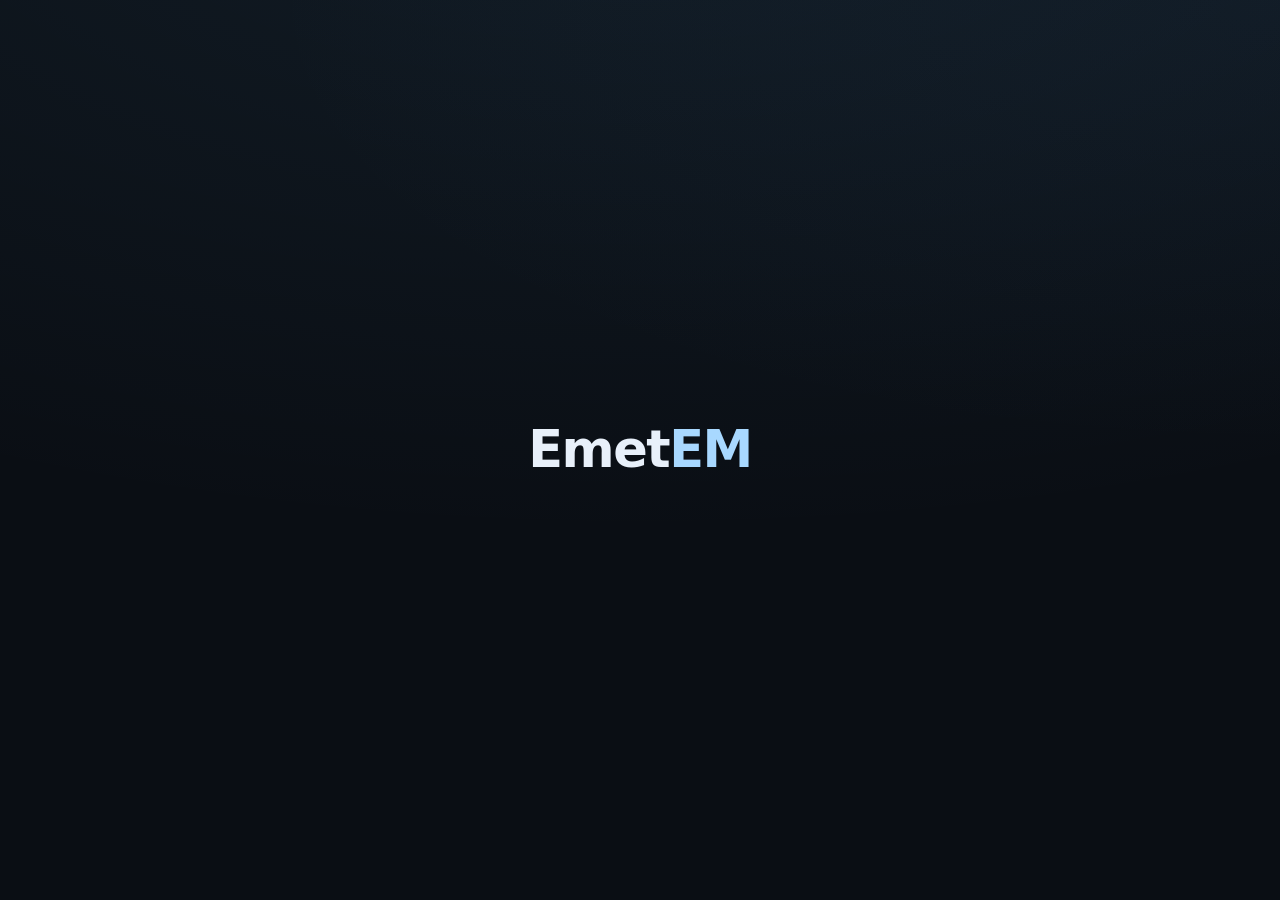
<file: index.html>
<!DOCTYPE html>
<html lang="en">
<head>
  <meta charset="utf-8" />
  <meta name="viewport" content="width=device-width, initial-scale=1" />
  <title>EmetEM — independent developer</title>
  <meta name="description" content="EmetEM — mobile apps and software. BikeGrade: real-time road gradient for cyclists. Legal documents and contact." />
  <link rel="stylesheet" href="assets/style.css" />
</head>
<body class="site-teaser">
  <!-- Remove class "site-teaser" from <body> to show the full site (About, Projects, footer). -->
  <div class="wrap wrap--wide">
    <header class="dev-header">
      <a class="brand" href="index.html" aria-current="page">
        <span class="brand__main">Emet</span><span class="brand__em">EM</span>
      </a>
      <p class="dev-tagline">Independent developer · mobile apps &amp; software</p>
      <nav class="dev-nav" aria-label="Primary">
        <a href="#about">About</a>
        <a href="#projects">Projects</a>
        <a href="#contact">Contact</a>
      </nav>
    </header>

    <main>
      <section id="about" class="hero-dev">
        <h1 class="hero-dev__title">Building focused tools for everyday use</h1>
        <p class="hero-dev__lead">
          <strong>EmetEM</strong> is how the brand is styled; apps are listed under the developer name
          <strong>emetem</strong> (site: <strong>emetem.com</strong>). Projects are built with attention to privacy,
          clarity, and real-world use on the road.
        </p>
      </section>

      <section id="projects" class="section-block" aria-labelledby="projects-heading">
        <div class="section-head">
          <h2 id="projects-heading">Projects</h2>
          <p class="section-sub">Apps and software you can install today</p>
        </div>

        <article class="project-card">
          <header class="project-card__head">
            <h3 class="project-card__title">BikeGrade</h3>
            <span class="badge">Mobile</span>
          </header>
          <p class="project-card__pitch">
            <strong>BikeGrade</strong> shows road incline (gradient) in real time using your phone’s
            orientation sensors—so you can see grade while you ride, with optional overlay and local
            recordings. The app is designed <strong>offline-first</strong>: no account required, and
            no analytics SDKs in the app.
          </p>
          <ul class="project-card__features">
            <li>Live incline display (degrees or percent), calibration, and graphs</li>
            <li>Optional overlay / bubble on supported Android setups for glanceable grade</li>
            <li>Local recordings of sampled incline over time; settings stay on your device</li>
            <li>Published on app stores under developer name <strong>emetem</strong></li>
          </ul>
          <div class="project-card__docs">
            <h4 class="project-card__docs-title">Documents &amp; links</h4>
            <ul class="doc-links">
              <li><a href="privacy-policy.html">Privacy Policy</a> — how BikeGrade handles data</li>
              <li><a href="terms-of-use.html">Terms of Use</a> — license, disclaimers, governing law</li>
              <li><a href="mailto:emetemdev@gmail.com">Support &amp; privacy contact</a> — emetemdev@gmail.com</li>
            </ul>
          </div>
        </article>
      </section>

      <section id="contact" class="section-block section-block--compact">
        <h2 class="visually-hidden">Contact</h2>
        <div class="contact-card">
          <p class="contact-card__label">Email</p>
          <p class="contact-card__value"><a href="mailto:emetemdev@gmail.com">emetemdev@gmail.com</a></p>
          <p class="contact-card__hint">Same address as in Google Play / App Store developer contact.</p>
        </div>
      </section>
    </main>

    <footer class="site site-footer">
      <p>© EmetEM · emetem.com · Last updated March 2026</p>
      <p class="site-footer__mini">
        <a href="privacy-policy.html">Privacy Policy</a>
        ·
        <a href="terms-of-use.html">Terms of Use</a>
      </p>
    </footer>
  </div>
</body>
</html>
</file>
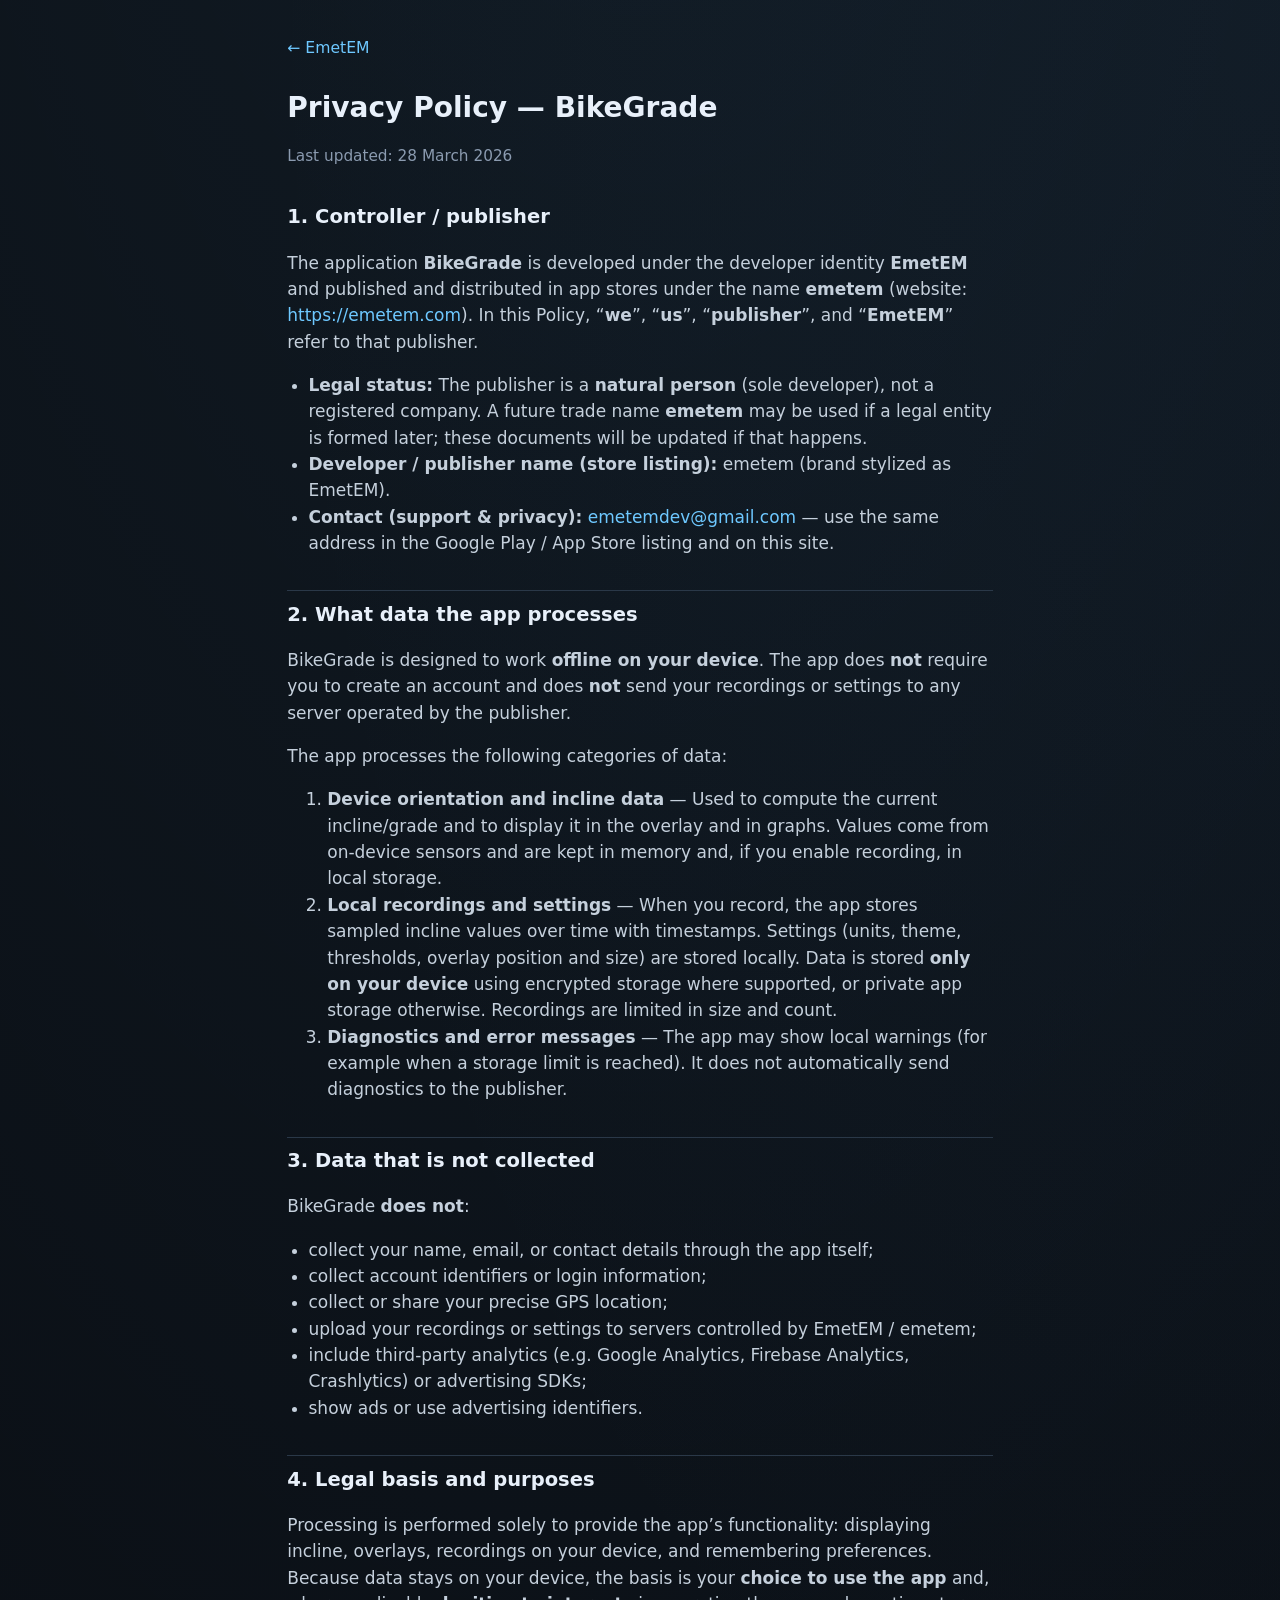
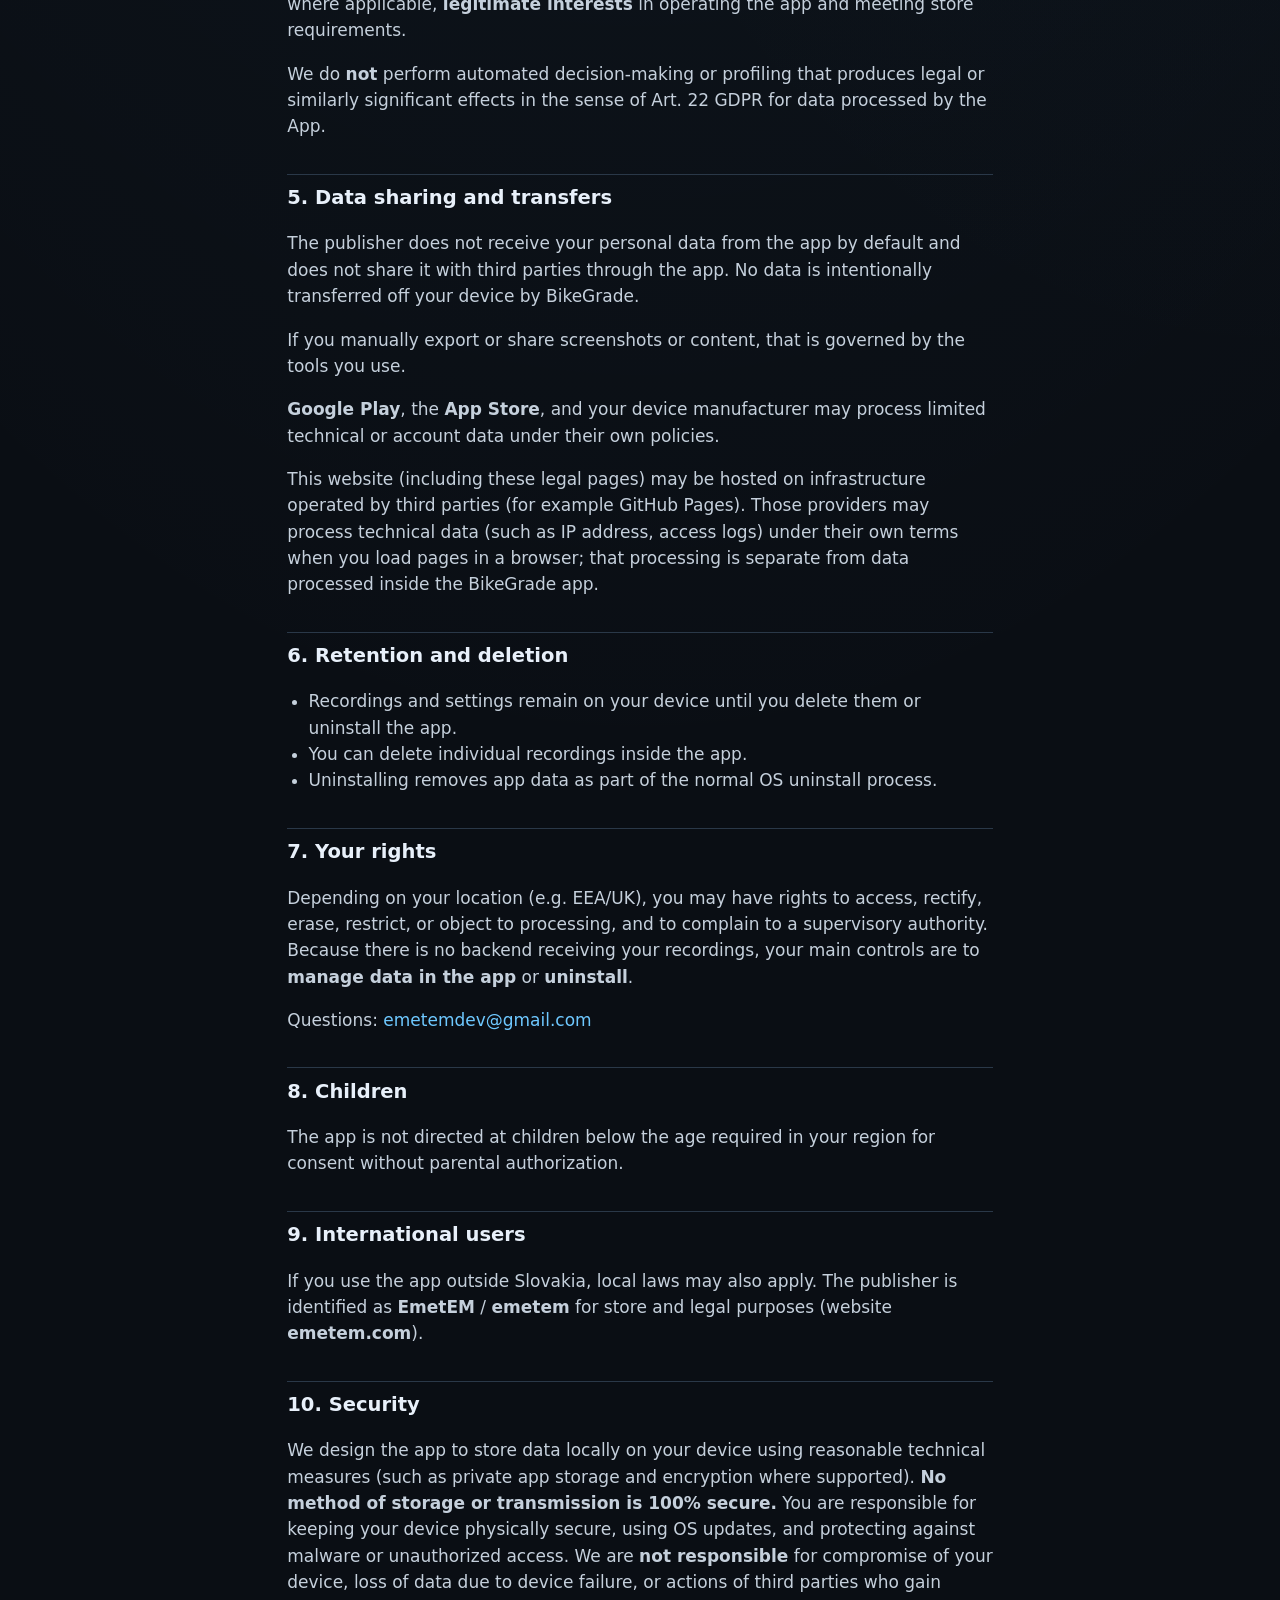
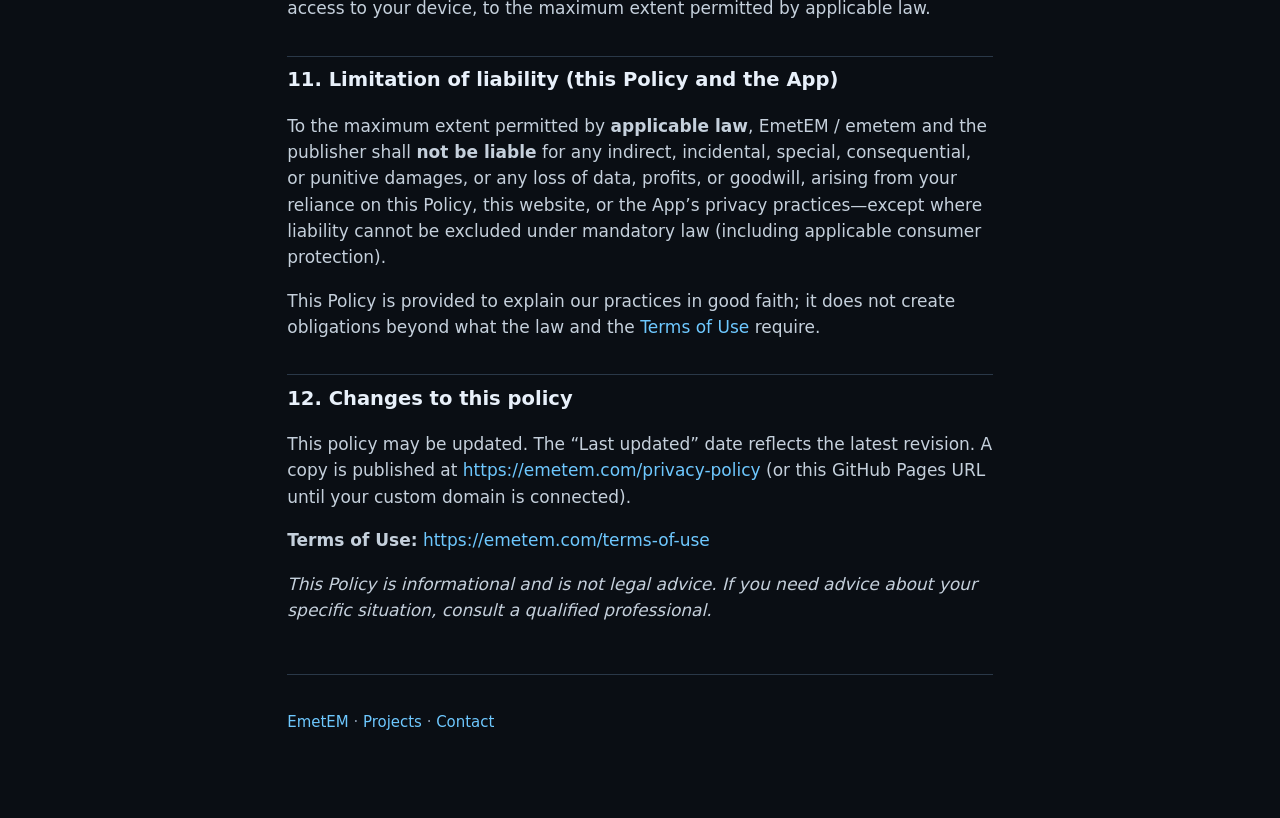
<file: privacy-policy.html>
<!DOCTYPE html>
<html lang="en">
<head>
  <meta charset="utf-8" />
  <meta name="viewport" content="width=device-width, initial-scale=1" />
  <title>Privacy Policy — BikeGrade — EmetEM</title>
  <meta name="description" content="Privacy Policy for the BikeGrade app by EmetEM (emetem)." />
  <link rel="stylesheet" href="assets/style.css" />
</head>
<body>
  <div class="wrap">
    <a class="back" href="index.html">← EmetEM</a>
    <article class="legal">
      <h1>Privacy Policy — BikeGrade</h1>
      <p class="meta">Last updated: 28 March 2026</p>

      <h2>1. Controller / publisher</h2>
      <p>
        The application <strong>BikeGrade</strong> is developed under the developer identity <strong>EmetEM</strong> and published and distributed in app stores under the name
        <strong>emetem</strong> (website: <a href="https://emetem.com">https://emetem.com</a>).
        In this Policy, “<strong>we</strong>”, “<strong>us</strong>”, “<strong>publisher</strong>”, and “<strong>EmetEM</strong>” refer to that publisher.
      </p>
      <ul>
        <li><strong>Legal status:</strong> The publisher is a <strong>natural person</strong> (sole developer), not a registered company.
          A future trade name <strong>emetem</strong> may be used if a legal entity is formed later; these documents will be updated if that happens.</li>
        <li><strong>Developer / publisher name (store listing):</strong> emetem (brand stylized as EmetEM).</li>
        <li><strong>Contact (support &amp; privacy):</strong> <a href="mailto:emetemdev@gmail.com">emetemdev@gmail.com</a> — use the same address in the Google Play / App Store listing and on this site.</li>
      </ul>

      <h2>2. What data the app processes</h2>
      <p>
        BikeGrade is designed to work <strong>offline on your device</strong>. The app does <strong>not</strong> require you to create an account and does <strong>not</strong>
        send your recordings or settings to any server operated by the publisher.
      </p>
      <p>The app processes the following categories of data:</p>
      <ol>
        <li><strong>Device orientation and incline data</strong> — Used to compute the current incline/grade and to display it in the overlay and in graphs. Values come from on-device sensors and are kept in memory and, if you enable recording, in local storage.</li>
        <li><strong>Local recordings and settings</strong> — When you record, the app stores sampled incline values over time with timestamps. Settings (units, theme, thresholds, overlay position and size) are stored locally. Data is stored <strong>only on your device</strong> using encrypted storage where supported, or private app storage otherwise. Recordings are limited in size and count.</li>
        <li><strong>Diagnostics and error messages</strong> — The app may show local warnings (for example when a storage limit is reached). It does not automatically send diagnostics to the publisher.</li>
      </ol>

      <h2>3. Data that is not collected</h2>
      <p>BikeGrade <strong>does not</strong>:</p>
      <ul>
        <li>collect your name, email, or contact details through the app itself;</li>
        <li>collect account identifiers or login information;</li>
        <li>collect or share your precise GPS location;</li>
        <li>upload your recordings or settings to servers controlled by EmetEM / emetem;</li>
        <li>include third-party analytics (e.g. Google Analytics, Firebase Analytics, Crashlytics) or advertising SDKs;</li>
        <li>show ads or use advertising identifiers.</li>
      </ul>

      <h2>4. Legal basis and purposes</h2>
      <p>Processing is performed solely to provide the app’s functionality: displaying incline, overlays, recordings on your device, and remembering preferences. Because data stays on your device, the basis is your <strong>choice to use the app</strong> and, where applicable, <strong>legitimate interests</strong> in operating the app and meeting store requirements.</p>
      <p>We do <strong>not</strong> perform automated decision-making or profiling that produces legal or similarly significant effects in the sense of Art. 22 GDPR for data processed by the App.</p>

      <h2>5. Data sharing and transfers</h2>
      <p>The publisher does not receive your personal data from the app by default and does not share it with third parties through the app. No data is intentionally transferred off your device by BikeGrade.</p>
      <p>If you manually export or share screenshots or content, that is governed by the tools you use.</p>
      <p><strong>Google Play</strong>, the <strong>App Store</strong>, and your device manufacturer may process limited technical or account data under their own policies.</p>
      <p>This website (including these legal pages) may be hosted on infrastructure operated by third parties (for example GitHub Pages). Those providers may process technical data (such as IP address, access logs) under their own terms when you load pages in a browser; that processing is separate from data processed inside the BikeGrade app.</p>

      <h2>6. Retention and deletion</h2>
      <ul>
        <li>Recordings and settings remain on your device until you delete them or uninstall the app.</li>
        <li>You can delete individual recordings inside the app.</li>
        <li>Uninstalling removes app data as part of the normal OS uninstall process.</li>
      </ul>

      <h2>7. Your rights</h2>
      <p>Depending on your location (e.g. EEA/UK), you may have rights to access, rectify, erase, restrict, or object to processing, and to complain to a supervisory authority. Because there is no backend receiving your recordings, your main controls are to <strong>manage data in the app</strong> or <strong>uninstall</strong>.</p>
      <p>Questions: <a href="mailto:emetemdev@gmail.com">emetemdev@gmail.com</a></p>

      <h2>8. Children</h2>
      <p>The app is not directed at children below the age required in your region for consent without parental authorization.</p>

      <h2>9. International users</h2>
      <p>If you use the app outside Slovakia, local laws may also apply. The publisher is identified as <strong>EmetEM</strong> / <strong>emetem</strong> for store and legal purposes (website <strong>emetem.com</strong>).</p>

      <h2>10. Security</h2>
      <p>We design the app to store data locally on your device using reasonable technical measures (such as private app storage and encryption where supported). <strong>No method of storage or transmission is 100% secure.</strong> You are responsible for keeping your device physically secure, using OS updates, and protecting against malware or unauthorized access. We are <strong>not responsible</strong> for compromise of your device, loss of data due to device failure, or actions of third parties who gain access to your device, to the maximum extent permitted by applicable law.</p>

      <h2>11. Limitation of liability (this Policy and the App)</h2>
      <p>To the maximum extent permitted by <strong>applicable law</strong>, EmetEM / emetem and the publisher shall <strong>not be liable</strong> for any indirect, incidental, special, consequential, or punitive damages, or any loss of data, profits, or goodwill, arising from your reliance on this Policy, this website, or the App’s privacy practices—except where liability cannot be excluded under mandatory law (including applicable consumer protection).</p>
      <p>This Policy is provided to explain our practices in good faith; it does not create obligations beyond what the law and the <a href="terms-of-use.html">Terms of Use</a> require.</p>

      <h2>12. Changes to this policy</h2>
      <p>This policy may be updated. The “Last updated” date reflects the latest revision. A copy is published at <a href="privacy-policy.html">https://emetem.com/privacy-policy</a> (or this GitHub Pages URL until your custom domain is connected).</p>
      <p><strong>Terms of Use:</strong> <a href="terms-of-use.html">https://emetem.com/terms-of-use</a></p>

      <p><em>This Policy is informational and is not legal advice. If you need advice about your specific situation, consult a qualified professional.</em></p>
    </article>

    <footer class="site">
      <p><a href="index.html">EmetEM</a> · <a href="index.html#projects">Projects</a> · <a href="mailto:emetemdev@gmail.com">Contact</a></p>
    </footer>
  </div>
</body>
</html>
</file>
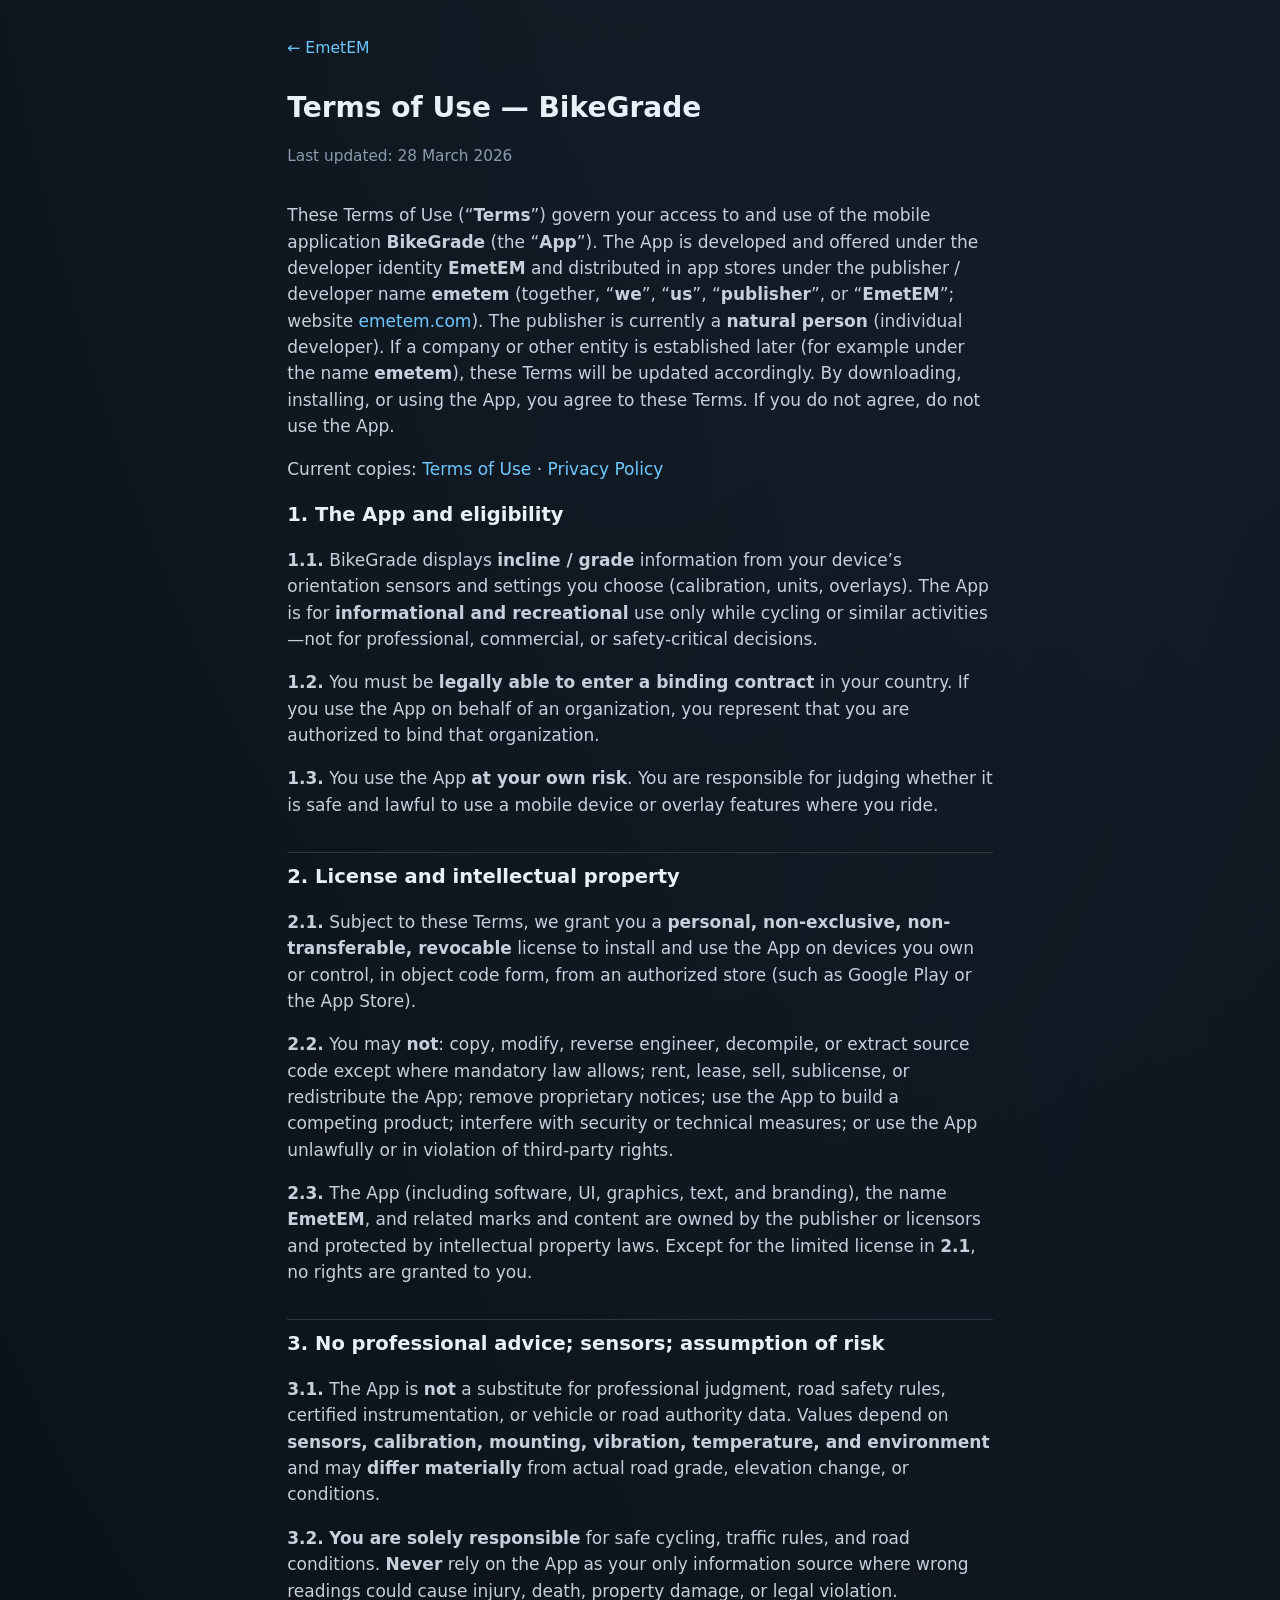
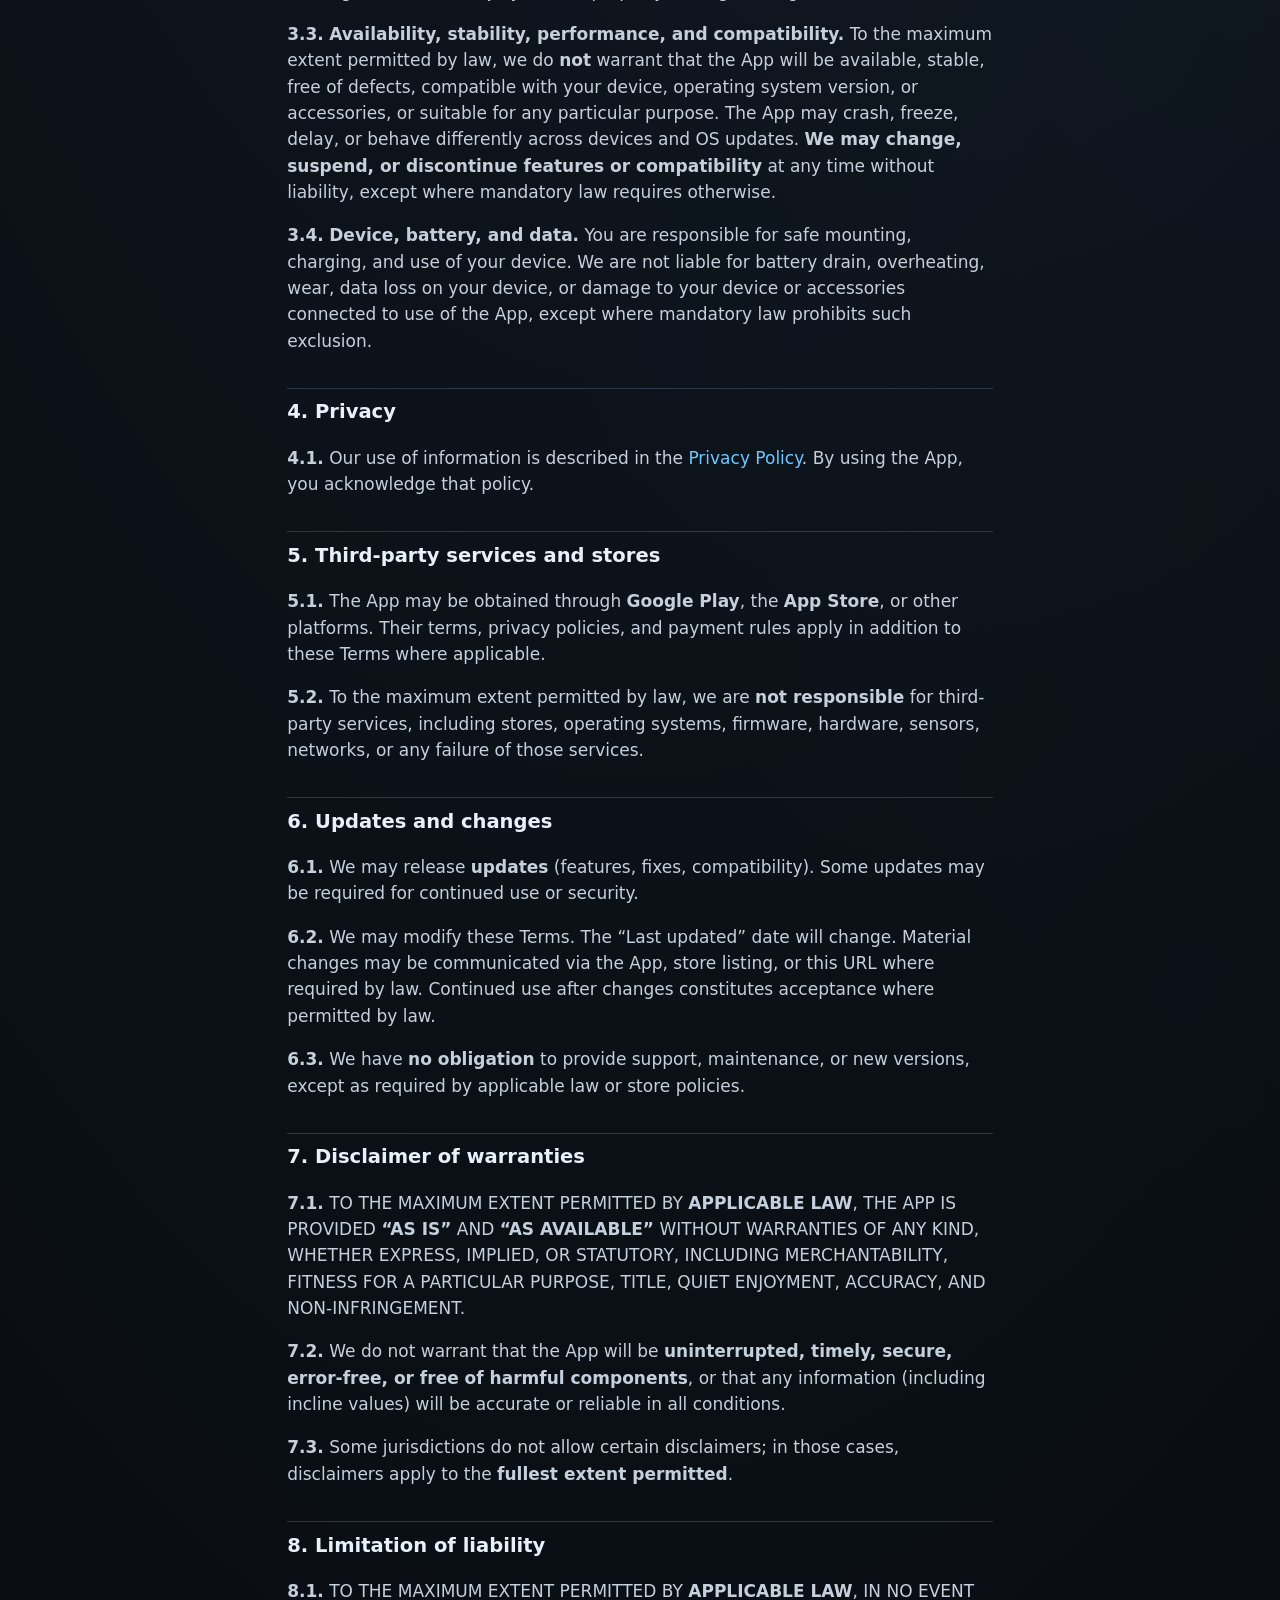
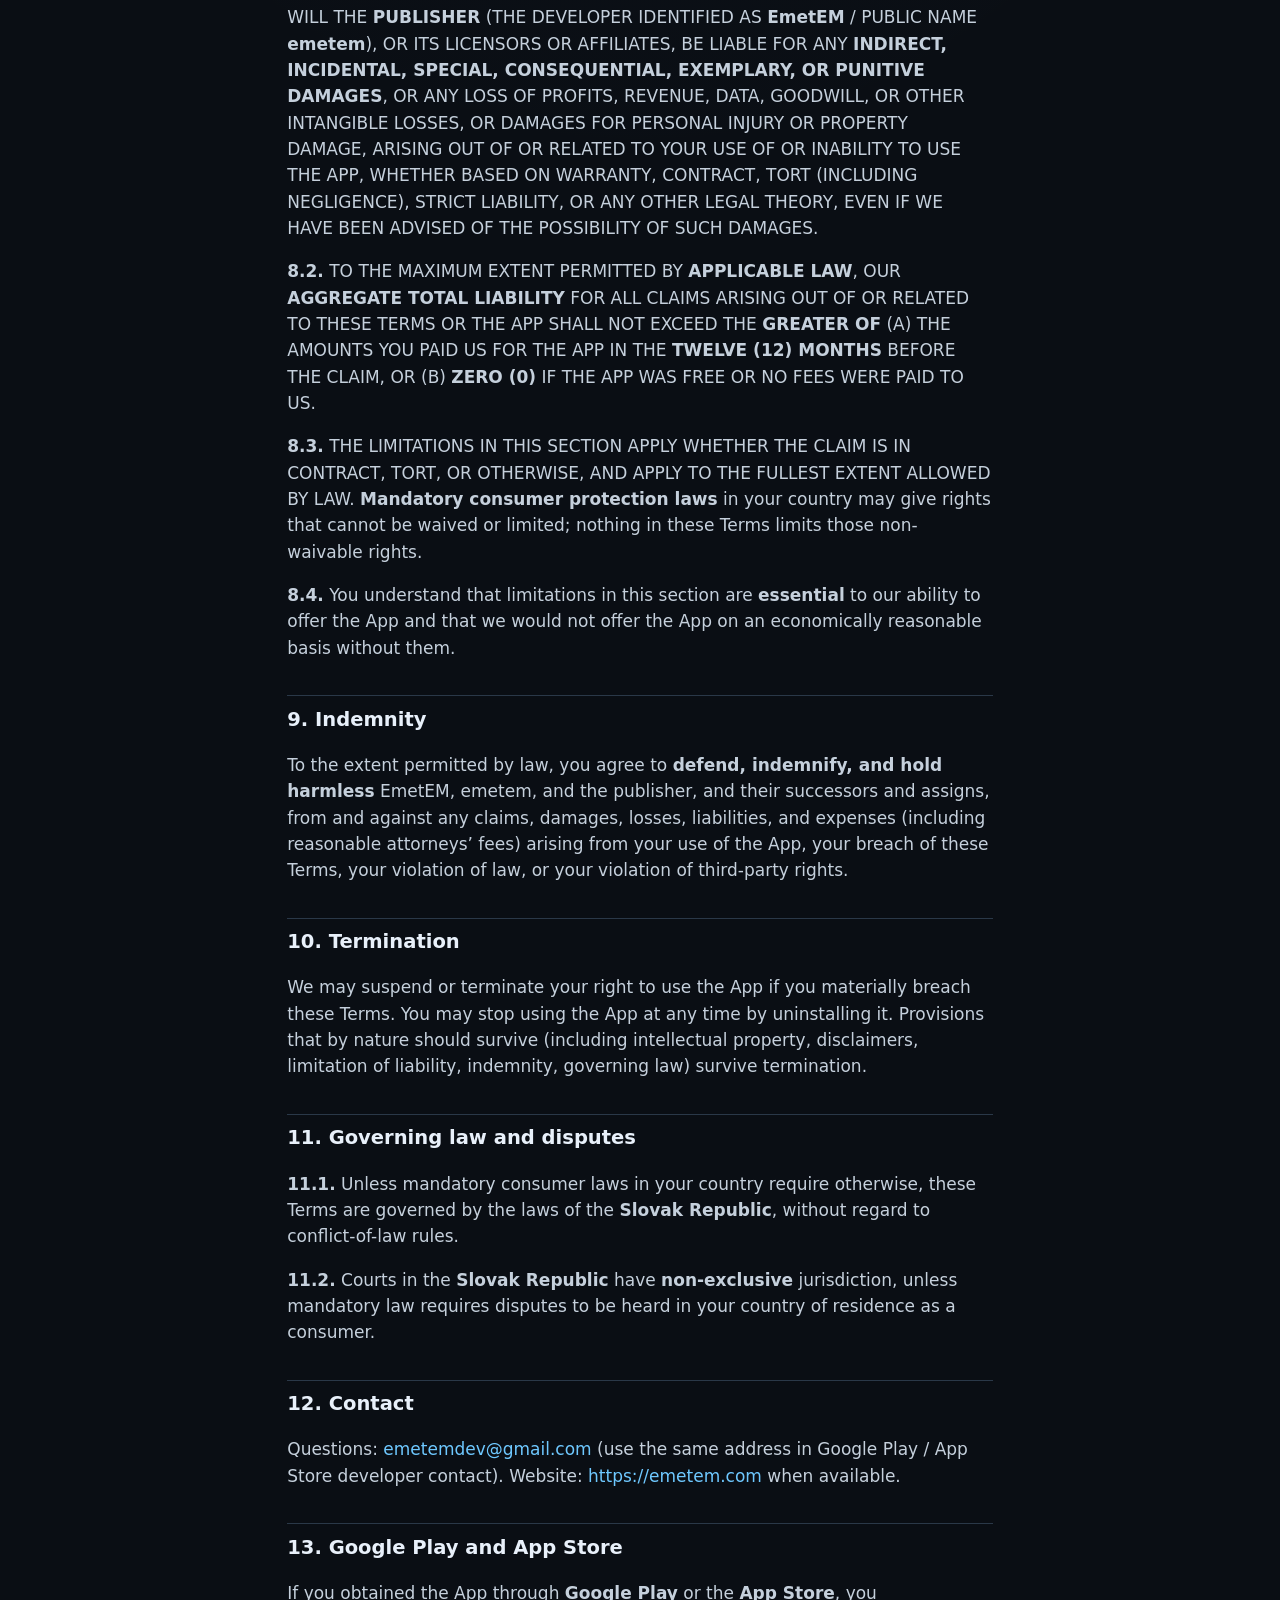
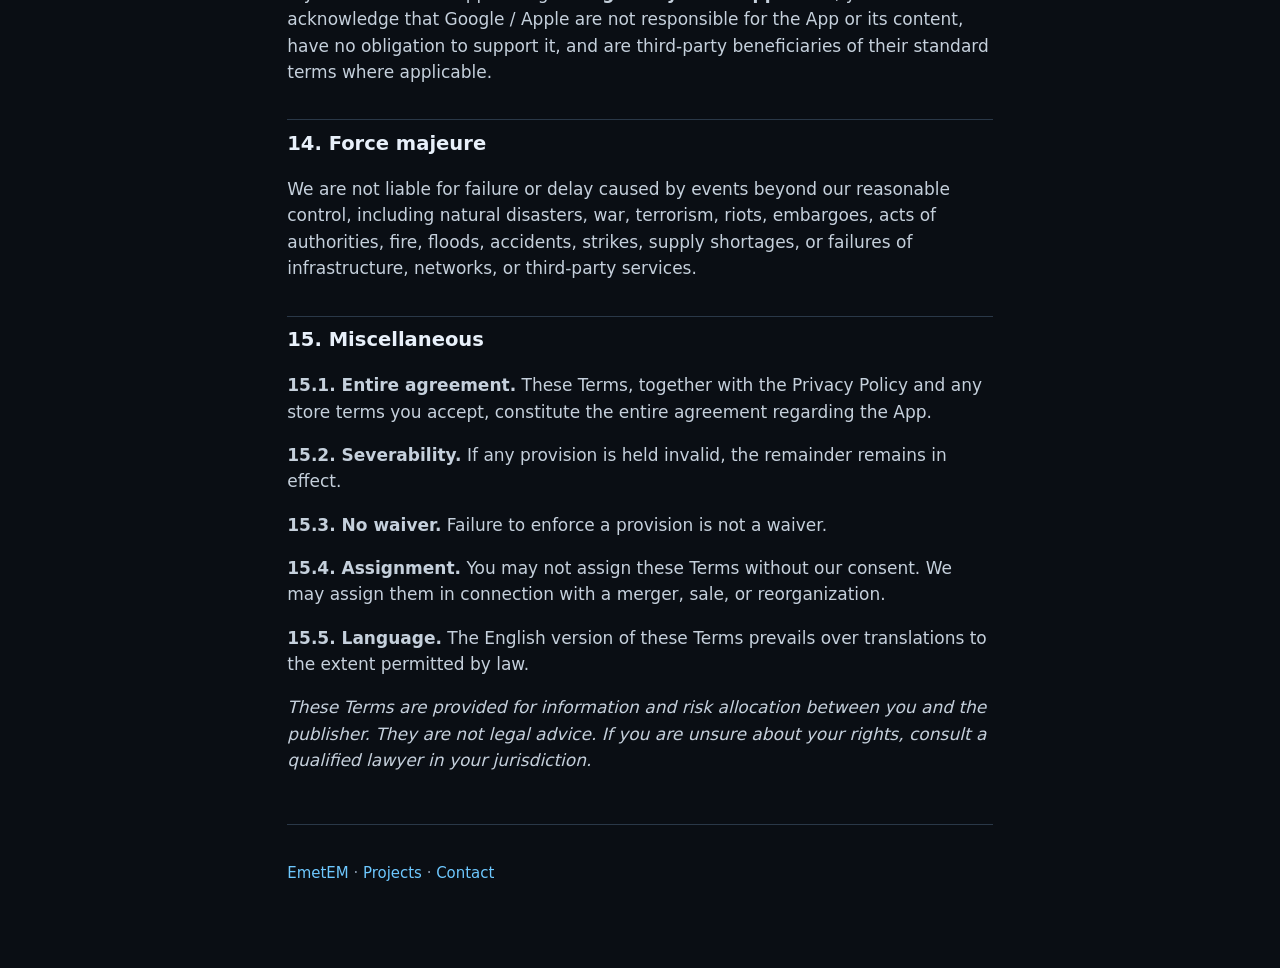
<file: terms-of-use.html>
<!DOCTYPE html>
<html lang="en">
<head>
  <meta charset="utf-8" />
  <meta name="viewport" content="width=device-width, initial-scale=1" />
  <title>Terms of Use — BikeGrade — EmetEM</title>
  <meta name="description" content="Terms of Use for the BikeGrade app by EmetEM (emetem)." />
  <link rel="stylesheet" href="assets/style.css" />
</head>
<body>
  <div class="wrap">
    <a class="back" href="index.html">← EmetEM</a>
    <article class="legal">
      <h1>Terms of Use — BikeGrade</h1>
      <p class="meta">Last updated: 28 March 2026</p>

      <p>
        These Terms of Use (“<strong>Terms</strong>”) govern your access to and use of the mobile application <strong>BikeGrade</strong> (the “<strong>App</strong>”).
        The App is developed and offered under the developer identity <strong>EmetEM</strong> and distributed in app stores under the publisher / developer name
        <strong>emetem</strong> (together, “<strong>we</strong>”, “<strong>us</strong>”, “<strong>publisher</strong>”, or “<strong>EmetEM</strong>”; website <a href="https://emetem.com">emetem.com</a>).
        The publisher is currently a <strong>natural person</strong> (individual developer). If a company or other entity is established later
        (for example under the name <strong>emetem</strong>), these Terms will be updated accordingly. By downloading, installing, or using the App, you agree to these Terms.
        If you do not agree, do not use the App.
      </p>
      <p>
        Current copies: <a href="terms-of-use.html">Terms of Use</a> ·
        <a href="privacy-policy.html">Privacy Policy</a>
      </p>

      <h2>1. The App and eligibility</h2>
      <p><strong>1.1.</strong> BikeGrade displays <strong>incline / grade</strong> information from your device’s orientation sensors and settings you choose (calibration, units, overlays). The App is for <strong>informational and recreational</strong> use only while cycling or similar activities—not for professional, commercial, or safety-critical decisions.</p>
      <p><strong>1.2.</strong> You must be <strong>legally able to enter a binding contract</strong> in your country. If you use the App on behalf of an organization, you represent that you are authorized to bind that organization.</p>
      <p><strong>1.3.</strong> You use the App <strong>at your own risk</strong>. You are responsible for judging whether it is safe and lawful to use a mobile device or overlay features where you ride.</p>

      <h2>2. License and intellectual property</h2>
      <p><strong>2.1.</strong> Subject to these Terms, we grant you a <strong>personal, non-exclusive, non-transferable, revocable</strong> license to install and use the App on devices you own or control, in object code form, from an authorized store (such as Google Play or the App Store).</p>
      <p><strong>2.2.</strong> You may <strong>not</strong>: copy, modify, reverse engineer, decompile, or extract source code except where mandatory law allows; rent, lease, sell, sublicense, or redistribute the App; remove proprietary notices; use the App to build a competing product; interfere with security or technical measures; or use the App unlawfully or in violation of third-party rights.</p>
      <p><strong>2.3.</strong> The App (including software, UI, graphics, text, and branding), the name <strong>EmetEM</strong>, and related marks and content are owned by the publisher or licensors and protected by intellectual property laws. Except for the limited license in <strong>2.1</strong>, no rights are granted to you.</p>

      <h2>3. No professional advice; sensors; assumption of risk</h2>
      <p><strong>3.1.</strong> The App is <strong>not</strong> a substitute for professional judgment, road safety rules, certified instrumentation, or vehicle or road authority data. Values depend on <strong>sensors, calibration, mounting, vibration, temperature, and environment</strong> and may <strong>differ materially</strong> from actual road grade, elevation change, or conditions.</p>
      <p><strong>3.2.</strong> <strong>You are solely responsible</strong> for safe cycling, traffic rules, and road conditions. <strong>Never</strong> rely on the App as your only information source where wrong readings could cause injury, death, property damage, or legal violation.</p>
      <p><strong>3.3.</strong> <strong>Availability, stability, performance, and compatibility.</strong> To the maximum extent permitted by law, we do <strong>not</strong> warrant that the App will be available, stable, free of defects, compatible with your device, operating system version, or accessories, or suitable for any particular purpose. The App may crash, freeze, delay, or behave differently across devices and OS updates. <strong>We may change, suspend, or discontinue features or compatibility</strong> at any time without liability, except where mandatory law requires otherwise.</p>
      <p><strong>3.4.</strong> <strong>Device, battery, and data.</strong> You are responsible for safe mounting, charging, and use of your device. We are not liable for battery drain, overheating, wear, data loss on your device, or damage to your device or accessories connected to use of the App, except where mandatory law prohibits such exclusion.</p>

      <h2>4. Privacy</h2>
      <p><strong>4.1.</strong> Our use of information is described in the <a href="privacy-policy.html">Privacy Policy</a>. By using the App, you acknowledge that policy.</p>

      <h2>5. Third-party services and stores</h2>
      <p><strong>5.1.</strong> The App may be obtained through <strong>Google Play</strong>, the <strong>App Store</strong>, or other platforms. Their terms, privacy policies, and payment rules apply in addition to these Terms where applicable.</p>
      <p><strong>5.2.</strong> To the maximum extent permitted by law, we are <strong>not responsible</strong> for third-party services, including stores, operating systems, firmware, hardware, sensors, networks, or any failure of those services.</p>

      <h2>6. Updates and changes</h2>
      <p><strong>6.1.</strong> We may release <strong>updates</strong> (features, fixes, compatibility). Some updates may be required for continued use or security.</p>
      <p><strong>6.2.</strong> We may modify these Terms. The “Last updated” date will change. Material changes may be communicated via the App, store listing, or this URL where required by law. Continued use after changes constitutes acceptance where permitted by law.</p>
      <p><strong>6.3.</strong> We have <strong>no obligation</strong> to provide support, maintenance, or new versions, except as required by applicable law or store policies.</p>

      <h2>7. Disclaimer of warranties</h2>
      <p><strong>7.1.</strong> TO THE MAXIMUM EXTENT PERMITTED BY <strong>APPLICABLE LAW</strong>, THE APP IS PROVIDED <strong>“AS IS”</strong> AND <strong>“AS AVAILABLE”</strong> WITHOUT WARRANTIES OF ANY KIND, WHETHER EXPRESS, IMPLIED, OR STATUTORY, INCLUDING MERCHANTABILITY, FITNESS FOR A PARTICULAR PURPOSE, TITLE, QUIET ENJOYMENT, ACCURACY, AND NON-INFRINGEMENT.</p>
      <p><strong>7.2.</strong> We do not warrant that the App will be <strong>uninterrupted, timely, secure, error-free, or free of harmful components</strong>, or that any information (including incline values) will be accurate or reliable in all conditions.</p>
      <p><strong>7.3.</strong> Some jurisdictions do not allow certain disclaimers; in those cases, disclaimers apply to the <strong>fullest extent permitted</strong>.</p>

      <h2>8. Limitation of liability</h2>
      <p><strong>8.1.</strong> TO THE MAXIMUM EXTENT PERMITTED BY <strong>APPLICABLE LAW</strong>, IN NO EVENT WILL THE <strong>PUBLISHER</strong> (THE DEVELOPER IDENTIFIED AS <strong>EmetEM</strong> / PUBLIC NAME <strong>emetem</strong>), OR ITS LICENSORS OR AFFILIATES, BE LIABLE FOR ANY <strong>INDIRECT, INCIDENTAL, SPECIAL, CONSEQUENTIAL, EXEMPLARY, OR PUNITIVE DAMAGES</strong>, OR ANY LOSS OF PROFITS, REVENUE, DATA, GOODWILL, OR OTHER INTANGIBLE LOSSES, OR DAMAGES FOR PERSONAL INJURY OR PROPERTY DAMAGE, ARISING OUT OF OR RELATED TO YOUR USE OF OR INABILITY TO USE THE APP, WHETHER BASED ON WARRANTY, CONTRACT, TORT (INCLUDING NEGLIGENCE), STRICT LIABILITY, OR ANY OTHER LEGAL THEORY, EVEN IF WE HAVE BEEN ADVISED OF THE POSSIBILITY OF SUCH DAMAGES.</p>
      <p><strong>8.2.</strong> TO THE MAXIMUM EXTENT PERMITTED BY <strong>APPLICABLE LAW</strong>, OUR <strong>AGGREGATE TOTAL LIABILITY</strong> FOR ALL CLAIMS ARISING OUT OF OR RELATED TO THESE TERMS OR THE APP SHALL NOT EXCEED THE <strong>GREATER OF</strong> (A) THE AMOUNTS YOU PAID US FOR THE APP IN THE <strong>TWELVE (12) MONTHS</strong> BEFORE THE CLAIM, OR (B) <strong>ZERO (0)</strong> IF THE APP WAS FREE OR NO FEES WERE PAID TO US.</p>
      <p><strong>8.3.</strong> THE LIMITATIONS IN THIS SECTION APPLY WHETHER THE CLAIM IS IN CONTRACT, TORT, OR OTHERWISE, AND APPLY TO THE FULLEST EXTENT ALLOWED BY LAW. <strong>Mandatory consumer protection laws</strong> in your country may give rights that cannot be waived or limited; nothing in these Terms limits those non-waivable rights.</p>
      <p><strong>8.4.</strong> You understand that limitations in this section are <strong>essential</strong> to our ability to offer the App and that we would not offer the App on an economically reasonable basis without them.</p>

      <h2>9. Indemnity</h2>
      <p>To the extent permitted by law, you agree to <strong>defend, indemnify, and hold harmless</strong> EmetEM, emetem, and the publisher, and their successors and assigns, from and against any claims, damages, losses, liabilities, and expenses (including reasonable attorneys’ fees) arising from your use of the App, your breach of these Terms, your violation of law, or your violation of third-party rights.</p>

      <h2>10. Termination</h2>
      <p>We may suspend or terminate your right to use the App if you materially breach these Terms. You may stop using the App at any time by uninstalling it. Provisions that by nature should survive (including intellectual property, disclaimers, limitation of liability, indemnity, governing law) survive termination.</p>

      <h2>11. Governing law and disputes</h2>
      <p><strong>11.1.</strong> Unless mandatory consumer laws in your country require otherwise, these Terms are governed by the laws of the <strong>Slovak Republic</strong>, without regard to conflict-of-law rules.</p>
      <p><strong>11.2.</strong> Courts in the <strong>Slovak Republic</strong> have <strong>non-exclusive</strong> jurisdiction, unless mandatory law requires disputes to be heard in your country of residence as a consumer.</p>

      <h2>12. Contact</h2>
      <p>
        Questions: <a href="mailto:emetemdev@gmail.com">emetemdev@gmail.com</a>
        (use the same address in Google Play / App Store developer contact).
        Website: <a href="https://emetem.com">https://emetem.com</a> when available.
      </p>

      <h2>13. Google Play and App Store</h2>
      <p>If you obtained the App through <strong>Google Play</strong> or the <strong>App Store</strong>, you acknowledge that Google / Apple are not responsible for the App or its content, have no obligation to support it, and are third-party beneficiaries of their standard terms where applicable.</p>

      <h2>14. Force majeure</h2>
      <p>We are not liable for failure or delay caused by events beyond our reasonable control, including natural disasters, war, terrorism, riots, embargoes, acts of authorities, fire, floods, accidents, strikes, supply shortages, or failures of infrastructure, networks, or third-party services.</p>

      <h2>15. Miscellaneous</h2>
      <p><strong>15.1. Entire agreement.</strong> These Terms, together with the Privacy Policy and any store terms you accept, constitute the entire agreement regarding the App.</p>
      <p><strong>15.2. Severability.</strong> If any provision is held invalid, the remainder remains in effect.</p>
      <p><strong>15.3. No waiver.</strong> Failure to enforce a provision is not a waiver.</p>
      <p><strong>15.4. Assignment.</strong> You may not assign these Terms without our consent. We may assign them in connection with a merger, sale, or reorganization.</p>
      <p><strong>15.5. Language.</strong> The English version of these Terms prevails over translations to the extent permitted by law.</p>

      <p><em>These Terms are provided for information and risk allocation between you and the publisher. They are not legal advice. If you are unsure about your rights, consult a qualified lawyer in your jurisdiction.</em></p>
    </article>

    <footer class="site">
      <p><a href="index.html">EmetEM</a> · <a href="index.html#projects">Projects</a> · <a href="mailto:emetemdev@gmail.com">Contact</a></p>
    </footer>
  </div>
</body>
</html>
</file>
<file: assets/style.css>
:root {
  --bg: #0a0e14;
  --bg-elevated: #121a24;
  --surface: #182230;
  --text: #e8f0fa;
  --muted: #8b9bb0;
  --accent: #6ec8ff;
  --accent-soft: rgba(110, 200, 255, 0.12);
  --border: #2a3848;
  --brand-em: #a8d8ff;
}

* {
  box-sizing: border-box;
}

html {
  font-size: 17px;
  -webkit-text-size-adjust: 100%;
  scroll-behavior: smooth;
}

body {
  margin: 0;
  min-height: 100vh;
  font-family: system-ui, -apple-system, "Segoe UI", Roboto, Ubuntu, "Helvetica Neue", sans-serif;
  line-height: 1.55;
  color: var(--text);
  background: var(--bg);
  background-image:
    radial-gradient(ellipse 120% 80% at 50% -20%, rgba(110, 200, 255, 0.08), transparent),
    radial-gradient(ellipse 80% 50% at 100% 0%, rgba(80, 140, 200, 0.06), transparent);
}

a {
  color: var(--accent);
  text-decoration: none;
}

a:hover {
  text-decoration: underline;
}

.wrap {
  max-width: 44rem;
  margin: 0 auto;
  padding: 2rem 1.25rem 4rem;
}

.wrap--wide {
  max-width: 52rem;
}

/* Teaser: only logo visible — remove .site-teaser from <body> to restore full page */
body.site-teaser {
  display: flex;
  align-items: center;
  justify-content: center;
  min-height: 100vh;
}

body.site-teaser .wrap {
  margin: 0 auto;
  padding: 2rem 1.25rem;
  width: 100%;
  max-width: none;
  display: flex;
  justify-content: center;
}

body.site-teaser .dev-header {
  margin: 0;
  padding: 0;
  border: none;
  text-align: center;
}

body.site-teaser .dev-tagline,
body.site-teaser .dev-nav,
body.site-teaser main,
body.site-teaser .site-footer {
  display: none;
}

body.site-teaser .brand {
  font-size: clamp(2rem, 8vw, 3rem);
}

/* —— Developer header —— */
.dev-header {
  margin-bottom: 2.75rem;
  padding-bottom: 1.5rem;
  border-bottom: 1px solid var(--border);
}

.brand {
  display: inline-block;
  font-size: 1.85rem;
  font-weight: 700;
  letter-spacing: -0.03em;
  line-height: 1.2;
  color: var(--text);
  text-decoration: none;
}

.brand:hover {
  text-decoration: none;
  color: var(--accent);
}

.brand__main {
  font-weight: 700;
}

.brand__em {
  font-weight: 800;
  color: var(--brand-em);
}

.dev-tagline {
  margin: 0.4rem 0 0;
  color: var(--muted);
  font-size: 0.95rem;
}

.dev-nav {
  display: flex;
  flex-wrap: wrap;
  gap: 0.5rem 0.25rem;
  margin-top: 1.25rem;
}

.dev-nav a {
  padding: 0.45rem 0.95rem;
  border-radius: 999px;
  font-weight: 500;
  font-size: 0.92rem;
  color: var(--text);
  background: var(--surface);
  border: 1px solid var(--border);
  text-decoration: none;
}

.dev-nav a:hover {
  background: var(--accent-soft);
  border-color: rgba(110, 200, 255, 0.35);
  text-decoration: none;
}

/* —— Hero —— */
.hero-dev {
  margin-bottom: 3rem;
}

.hero-dev__title {
  margin: 0 0 1rem;
  font-size: clamp(1.35rem, 4vw, 1.75rem);
  font-weight: 650;
  letter-spacing: -0.02em;
  line-height: 1.25;
}

.hero-dev__lead {
  margin: 0;
  color: #c5d0dc;
  font-size: 1.02rem;
  max-width: 40rem;
}

/* —— Sections —— */
.section-block {
  margin-bottom: 2.5rem;
}

.section-block--compact {
  margin-bottom: 1.5rem;
}

.section-head {
  margin-bottom: 1.25rem;
}

.section-head h2 {
  margin: 0 0 0.35rem;
  font-size: 1.35rem;
  font-weight: 650;
  letter-spacing: -0.02em;
}

.section-sub {
  margin: 0;
  color: var(--muted);
  font-size: 0.95rem;
}

.visually-hidden {
  position: absolute;
  width: 1px;
  height: 1px;
  padding: 0;
  margin: -1px;
  overflow: hidden;
  clip: rect(0, 0, 0, 0);
  white-space: nowrap;
  border: 0;
}

/* —— Project card —— */
.project-card {
  background: var(--bg-elevated);
  border: 1px solid var(--border);
  border-radius: 14px;
  padding: 1.6rem 1.45rem;
  box-shadow: 0 8px 32px rgba(0, 0, 0, 0.25);
}

.project-card__head {
  display: flex;
  flex-wrap: wrap;
  align-items: center;
  gap: 0.65rem 1rem;
  margin-bottom: 1rem;
}

.project-card__title {
  margin: 0;
  font-size: 1.35rem;
  font-weight: 650;
  letter-spacing: -0.02em;
}

.badge {
  display: inline-block;
  padding: 0.2rem 0.55rem;
  font-size: 0.72rem;
  font-weight: 600;
  text-transform: uppercase;
  letter-spacing: 0.06em;
  color: var(--accent);
  background: var(--accent-soft);
  border: 1px solid rgba(110, 200, 255, 0.25);
  border-radius: 6px;
}

.project-card__pitch {
  margin: 0 0 1rem;
  color: #c5d0dc;
  font-size: 0.98rem;
}

.project-card__features {
  margin: 0 0 1.35rem;
  padding-left: 1.2rem;
  color: #b8c5d4;
  font-size: 0.93rem;
}

.project-card__features li {
  margin-bottom: 0.4rem;
}

.project-card__docs {
  padding-top: 1.1rem;
  border-top: 1px solid var(--border);
}

.project-card__docs-title {
  margin: 0 0 0.65rem;
  font-size: 0.82rem;
  font-weight: 600;
  text-transform: uppercase;
  letter-spacing: 0.06em;
  color: var(--muted);
}

.doc-links {
  margin: 0;
  padding-left: 1.2rem;
  color: #c5d0dc;
  font-size: 0.93rem;
}

.doc-links li {
  margin-bottom: 0.45rem;
}

/* —— Contact —— */
.contact-card {
  background: var(--surface);
  border: 1px solid var(--border);
  border-radius: 12px;
  padding: 1.25rem 1.35rem;
}

.contact-card__label {
  margin: 0 0 0.25rem;
  font-size: 0.75rem;
  font-weight: 600;
  text-transform: uppercase;
  letter-spacing: 0.08em;
  color: var(--muted);
}

.contact-card__value {
  margin: 0 0 0.5rem;
  font-size: 1.05rem;
}

.contact-card__hint {
  margin: 0;
  font-size: 0.85rem;
  color: var(--muted);
}

/* —— Footer —— */
.site-footer {
  margin-top: 3rem;
  padding-top: 1.35rem;
  border-top: 1px solid var(--border);
  font-size: 0.88rem;
  color: var(--muted);
}

.site-footer p {
  margin: 0 0 0.5rem;
}

.site-footer__mini {
  font-size: 0.85rem;
}

/* —— Legal pages (unchanged structure) —— */
header.site {
  margin-bottom: 2.5rem;
  padding-bottom: 1.25rem;
  border-bottom: 1px solid var(--border);
}

header.site h1 {
  margin: 0 0 0.35rem;
  font-size: 1.5rem;
  font-weight: 700;
  letter-spacing: -0.02em;
}

header.site p {
  margin: 0;
  color: var(--muted);
  font-size: 0.95rem;
}

nav.links {
  display: flex;
  flex-wrap: wrap;
  gap: 0.75rem 1.25rem;
  margin-top: 1rem;
}

nav.links a {
  font-weight: 500;
}

article.legal h1 {
  font-size: 1.65rem;
  margin: 0 0 0.5rem;
}

article.legal .meta {
  color: var(--muted);
  font-size: 0.9rem;
  margin-bottom: 2rem;
}

article.legal h2 {
  font-size: 1.15rem;
  margin: 2rem 0 0.75rem;
  padding-top: 0.5rem;
  border-top: 1px solid var(--border);
  color: var(--text);
}

article.legal h2:first-of-type {
  border-top: none;
  padding-top: 0;
  margin-top: 0;
}

article.legal p,
article.legal li {
  color: #c5d0dc;
}

article.legal ul {
  padding-left: 1.25rem;
}

article.legal hr {
  border: none;
  border-top: 1px solid var(--border);
  margin: 1.75rem 0;
}

footer.site {
  margin-top: 3rem;
  padding-top: 1.25rem;
  border-top: 1px solid var(--border);
  font-size: 0.88rem;
  color: var(--muted);
}

.home-card {
  background: var(--surface);
  border: 1px solid var(--border);
  border-radius: 12px;
  padding: 1.5rem 1.35rem;
  margin-bottom: 1rem;
}

.home-card h2 {
  margin: 0 0 0.5rem;
  font-size: 1.1rem;
}

.home-card p {
  margin: 0;
  color: #c5d0dc;
  font-size: 0.95rem;
}

.back {
  display: inline-flex;
  align-items: center;
  gap: 0.35rem;
  margin-bottom: 1.5rem;
  font-size: 0.92rem;
  font-weight: 500;
}
</file>
